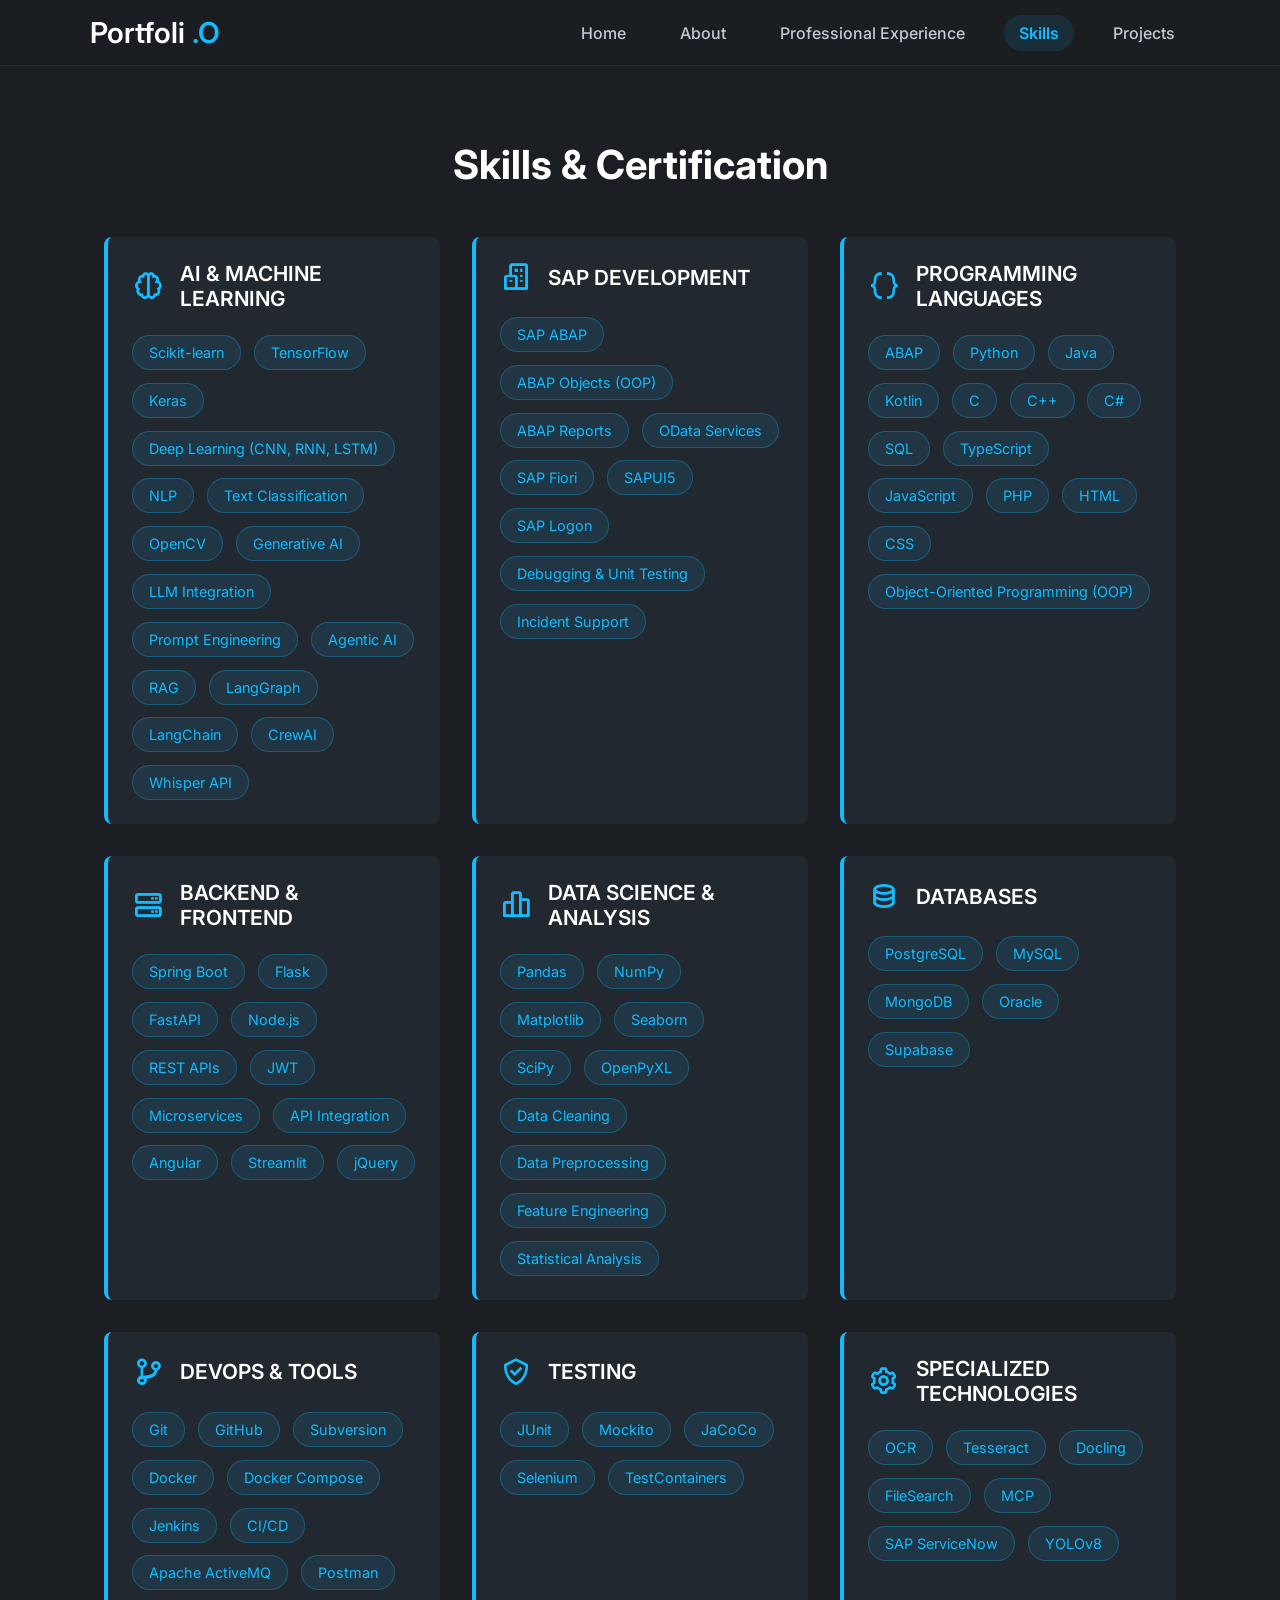
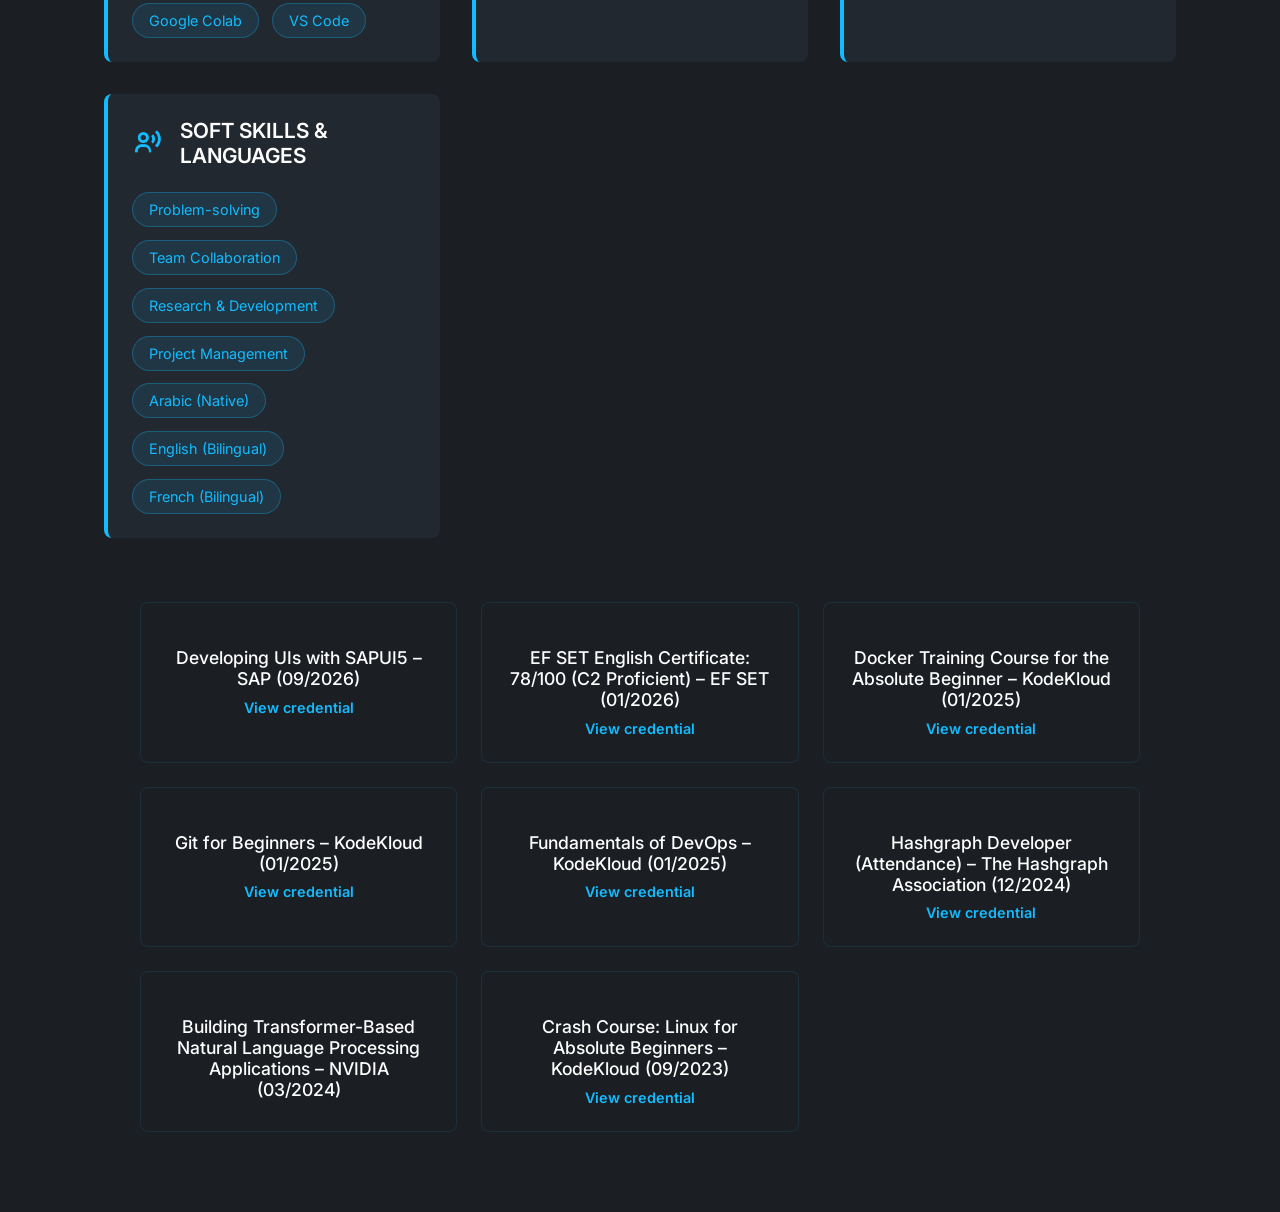
<file: Html/Skills.html>
<!DOCTYPE html>
<html lang="en">
<head>
  <meta charset="UTF-8">
  <meta name="viewport" content="width=device-width, initial-scale=1.0">
  <title>Portfolio | Echrak Bouafif</title>
  <link rel="stylesheet" href="../CSS/Skills.css">
  <link rel="stylesheet" href="https://unpkg.com/boxicons@latest/css/boxicons.min.css">
  <link href="https://fonts.googleapis.com/css2?family=Inter:wght@300;400;500;600;700;800;900&display=swap" rel="stylesheet">
  <link rel="icon" href="../img/ME.png" type="image/x-icon">
  <link rel="apple-touch-icon" sizes="180x180" href="../img/ME.png">
  <link rel="icon" type="image/png" sizes="32x32" href="../img/ME.png">
  <link rel="icon" type="image/png" sizes="16x16" href="../img/ME.png">
  <link rel="manifest" href="/site.webmanifest">
</head>
<body>
  <header>
    <a href="#" class="logo">Portfoli <span>.O</span></a>
    <div class="bx bx-menu" id="menu-icon"></div>
    <ul class="navlist" id="navlist">
        <li><a href="../Html/home.html">Home</a></li>
        <li><a href="../Html/About.html">About</a></li>
        <li><a href="../Html/Professional_Experience.html">Professional Experience</a></li>
        <li><a href="../Html/Skills.html" class="active-nav">Skills</a></li>
        <li><a href="../Html/Projects.html">Projects</a></li>
<!--         <li><a href="../Html/Social_Life.html">Social Life</a></li>
 -->    </ul>
  </header>
<br>
<section class="skills-section">
  <div class="skills-header">
    <h1>Skills & Certification</h1>
  </div>

  <div class="skills-container">

    <!-- AI & MACHINE LEARNING -->
    <div class="skill-category">
      <div class="category-header">
        <i class='bx bx-brain'></i>
        <h2>AI & MACHINE LEARNING</h2>
      </div>
      <div class="skills-list">
        <span>Scikit-learn</span>
        <span>TensorFlow</span>
        <span>Keras</span>
        <span>Deep Learning (CNN, RNN, LSTM)</span>
        <span>NLP</span>
        <span>Text Classification</span>
        <span>OpenCV</span>
        <span>Generative AI</span>
        <span>LLM Integration</span>
        <span>Prompt Engineering</span>
        <span>Agentic AI</span>
        <span>RAG</span>
        <span>LangGraph</span>
        <span>LangChain</span>
        <span>CrewAI</span>
        <span>Whisper API</span>
      </div>
    </div>

    <!-- SAP DEVELOPMENT -->
    <div class="skill-category">
      <div class="category-header">
        <i class='bx bx-buildings'></i>
        <h2>SAP DEVELOPMENT</h2>
      </div>
      <div class="skills-list">
        <span>SAP ABAP</span>
        <span>ABAP Objects (OOP)</span>
        <span>ABAP Reports</span>
        <span>OData Services</span>
        <span>SAP Fiori</span>
        <span>SAPUI5</span>
        <span>SAP Logon</span>
        <span>Debugging & Unit Testing</span>
        <span>Incident Support</span>
      </div>
    </div>

    <!-- PROGRAMMING LANGUAGES -->
    <div class="skill-category">
      <div class="category-header">
        <i class='bx bx-code-curly'></i>
        <h2>PROGRAMMING LANGUAGES</h2>
      </div>
      <div class="skills-list">
        <span>ABAP</span>
        <span>Python</span>
        <span>Java</span>
        <span>Kotlin</span>
        <span>C</span>
        <span>C++</span>
        <span>C#</span>
        <span>SQL</span>
        <span>TypeScript</span>
        <span>JavaScript</span>
        <span>PHP</span>
        <span>HTML</span>
        <span>CSS</span>
        <span>Object-Oriented Programming (OOP)</span>
      </div>
    </div>

    <!-- BACKEND & FRONTEND -->
    <div class="skill-category">
      <div class="category-header">
        <i class='bx bx-server'></i>
        <h2>BACKEND & FRONTEND</h2>
      </div>
      <div class="skills-list">
        <span>Spring Boot</span>
        <span>Flask</span>
        <span>FastAPI</span>
        <span>Node.js</span>
        <span>REST APIs</span>
        <span>JWT</span>
        <span>Microservices</span>
        <span>API Integration</span>
        <span>Angular</span>
        <span>Streamlit</span>
        <span>jQuery</span>
      </div>
    </div>

    <!-- DATA SCIENCE & ANALYSIS -->
    <div class="skill-category">
      <div class="category-header">
        <i class='bx bx-bar-chart-alt-2'></i>
        <h2>DATA SCIENCE & ANALYSIS</h2>
      </div>
      <div class="skills-list">
        <span>Pandas</span>
        <span>NumPy</span>
        <span>Matplotlib</span>
        <span>Seaborn</span>
        <span>SciPy</span>
        <span>OpenPyXL</span>
        <span>Data Cleaning</span>
        <span>Data Preprocessing</span>
        <span>Feature Engineering</span>
        <span>Statistical Analysis</span>
      </div>
    </div>

    <!-- DATABASES -->
    <div class="skill-category">
      <div class="category-header">
        <i class='bx bx-data'></i>
        <h2>DATABASES</h2>
      </div>
      <div class="skills-list">
        <span>PostgreSQL</span>
        <span>MySQL</span>
        <span>MongoDB</span>
        <span>Oracle</span>
        <span>Supabase</span>
      </div>
    </div>

    <!-- DEVOPS & TOOLS -->
    <div class="skill-category">
      <div class="category-header">
        <i class='bx bx-git-branch'></i>
        <h2>DEVOPS & TOOLS</h2>
      </div>
      <div class="skills-list">
        <span>Git</span>
        <span>GitHub</span>
        <span>Subversion</span>
        <span>Docker</span>
        <span>Docker Compose</span>
        <span>Jenkins</span>
        <span>CI/CD</span>
        <span>Apache ActiveMQ</span>
        <span>Postman</span>
        <span>Google Colab</span>
        <span>VS Code</span>
      </div>
    </div>

    <!-- TESTING -->
    <div class="skill-category">
      <div class="category-header">
        <i class='bx bx-check-shield'></i>
        <h2>TESTING</h2>
      </div>
      <div class="skills-list">
        <span>JUnit</span>
        <span>Mockito</span>
        <span>JaCoCo</span>
        <span>Selenium</span>
        <span>TestContainers</span>
      </div>
    </div>

    <!-- SPECIALIZED TECHNOLOGIES -->
    <div class="skill-category">
      <div class="category-header">
        <i class='bx bx-cog'></i>
        <h2>SPECIALIZED TECHNOLOGIES</h2>
      </div>
      <div class="skills-list">
        <span>OCR</span>
        <span>Tesseract</span>
        <span>Docling</span>
        <span>FileSearch</span>
        <span>MCP</span>
        <span>SAP ServiceNow</span>
        <span>YOLOv8</span>
      </div>
    </div>

    <!-- SOFT SKILLS & LANGUAGES -->
    <div class="skill-category">
      <div class="category-header">
        <i class='bx bx-user-voice'></i>
        <h2>SOFT SKILLS & LANGUAGES</h2>
      </div>
      <div class="skills-list">
        <span>Problem-solving</span>
        <span>Team Collaboration</span>
        <span>Research & Development</span>
        <span>Project Management</span>
        <span>Arabic (Native)</span>
        <span>English (Bilingual)</span>
        <span>French (Bilingual)</span>
      </div>
    </div>
  </div>

      <div class="certifications-grid">

      <div class="certification-card">
        <i class='bx bx-certificate'></i>
        <h3>Developing UIs with SAPUI5 – SAP (09/2026)</h3>
        <a class="cert-link" href="https://badger.learning.sap.com/verify/xonyg-mopic-mupuk-cibuh-lupyd" target="_blank" rel="noopener">View credential</a>
      </div>

      <div class="certification-card">
        <i class='bx bx-certificate'></i>
        <h3>EF SET English Certificate: 78/100 (C2 Proficient) – EF SET (01/2026)</h3>
        <a class="cert-link" href="https://cert.efset.org/en/1a8UJr" target="_blank" rel="noopener">View credential</a>
      </div>

      <div class="certification-card">
        <i class='bx bx-certificate'></i>
        <h3>Docker Training Course for the Absolute Beginner – KodeKloud (01/2025)</h3>
        <a class="cert-link" href="https://learn.kodekloud.com/certificate/b0fb88f3-e7cb-461e-b598-22d37c80d0bc" target="_blank" rel="noopener">View credential</a>
      </div>

      <div class="certification-card">
        <i class='bx bx-certificate'></i>
        <h3>Git for Beginners – KodeKloud (01/2025)</h3>
        <a class="cert-link" href="https://learn.kodekloud.com/certificate/5692a3e5-4f00-47ad-ae4b-a3af1a9b33d0" target="_blank" rel="noopener">View credential</a>
      </div>

      <div class="certification-card">
        <i class='bx bx-certificate'></i>
        <h3>Fundamentals of DevOps – KodeKloud (01/2025)</h3>
        <a class="cert-link" href="https://learn.kodekloud.com/certificate/a80fb325-c6bd-496e-ac84-c1b7863e74c0" target="_blank" rel="noopener">View credential</a>
      </div>

      <div class="certification-card">
        <i class='bx bx-certificate'></i>
        <h3>Hashgraph Developer (Attendance) – The Hashgraph Association (12/2024)</h3>
        <a class="cert-link" href="https://certs.hashgraphdev.com/bef9f854-7748-41d0-bb3c-d8509d51ed5f.pdf" target="_blank" rel="noopener">View credential</a>
      </div>

      <div class="certification-card">
        <i class='bx bx-certificate'></i>
        <h3>Building Transformer-Based Natural Language Processing Applications – NVIDIA (03/2024)</h3>
      </div>

      <div class="certification-card">
        <i class='bx bx-certificate'></i>
        <h3>Crash Course: Linux for Absolute Beginners – KodeKloud (09/2023)</h3>
        <a class="cert-link" href="https://learn.kodekloud.com/certificate/febf54df-bb9f-471d-a841-f5edcdd6838c" target="_blank" rel="noopener">View credential</a>
      </div>

    </div>

  </section>

  <script>
    document.addEventListener('DOMContentLoaded', function() {
      const menuIcon = document.getElementById('menu-icon');
      const navList = document.getElementById('navlist');

      if (menuIcon && navList) {
        menuIcon.addEventListener('click', function() {
          this.classList.toggle('bx-x');
          navList.classList.toggle('active');
          document.body.classList.toggle('no-scroll');
        });

        document.querySelectorAll('.navlist a').forEach(link => {
          link.addEventListener('click', function() {
            menuIcon.classList.remove('bx-x');
            navList.classList.remove('active');
            document.body.classList.remove('no-scroll');
          });
        });
      }
    });
  </script>
</body>
</html>
</file>
<file: CSS/Skills.css>
* {
  box-sizing: border-box;
  font-family: 'Inter', sans-serif;
  text-decoration: none;
  list-style: none;
}

:root {
  --text-color: #fff;
  --bg-color: #1b1f24;
  --second-bg-color: #22282f;
  --main-color: #13bbff;
  --other-color: #c3cad5;
  --h1-font: 4.5rem;
  --h2-font: 2.9rem;
  --p-font: 1rem;
}

body {
  margin: 0;
  padding: 0;
  background: var(--bg-color);
  color: var(--text-color);
  overflow-x: hidden;
}

/* ====== SKILLS SECTION ====== */
.skills-section {
  padding: 120px 5% 80px;
  max-width: 1200px;
  margin: 0 auto;
}

.skills-header {
  text-align: center;
  margin-bottom: 3rem;
}

.skills-header h1 {
  font-size: 2.5rem;
  margin-bottom: 1rem;
  color: var(--text-color);
}

.skills-header p {
  color: var(--other-color);
  font-size: 1.1rem;
}

.skills-container {
  display: grid;
  grid-template-columns: repeat(auto-fit, minmax(300px, 1fr));
  gap: 2rem;
  margin-bottom: 4rem;
}

.skill-category {
  background: var(--second-bg-color);
  padding: 1.5rem;
  border-radius: 8px;
  border-left: 4px solid var(--main-color);
  transition: all 0.3s ease;
}

.skill-category:hover {
  transform: translateY(-5px);
  box-shadow: 0 10px 20px rgba(0, 0, 0, 0.2);
}

.category-header {
  display: flex;
  align-items: center;
  gap: 1rem;
  margin-bottom: 1.5rem;
}

.category-header i {
  font-size: 2rem;
  color: var(--main-color);
}

.category-header h2 {
  font-size: 1.3rem;
  font-weight: 600;
}

.skills-list {
  display: flex;
  flex-wrap: wrap;
  gap: 0.8rem;
}

.skills-list span {
  background: rgba(19, 187, 255, 0.1);
  color: var(--main-color);
  padding: 0.5rem 1rem;
  border-radius: 20px;
  font-size: 0.9rem;
  border: 1px solid rgba(19, 187, 255, 0.3);
  transition: all 0.3s ease;
}

.skills-list span:hover {
  background: var(--main-color);
  color: var(--bg-color);
}

/* ===== CERTIFICATIONS SECTION ===== */
.certifications-section {
  padding: 3rem 5%;
  background: var(--second-bg-color);
  border-radius: 8px;
  margin-top: 2rem;
}

.certifications-section h2 {
  text-align: center;
  font-size: 2rem;
  margin-bottom: 2rem;
  color: var(--text-color);
  position: relative;
}

.certifications-section h2::after {
  content: '';
  position: absolute;
  bottom: -10px;
  left: 50%;
  transform: translateX(-50%);
  width: 80px;
  height: 3px;
  background: var(--main-color);
}

.certifications-grid {
  display: grid;
  grid-template-columns: repeat(auto-fit, minmax(250px, 1fr));
  gap: 1.5rem;
  max-width: 1000px;
  margin: 0 auto;
}

.certification-card {
  background: var(--bg-color);
  padding: 1.5rem;
  border-radius: 8px;
  text-align: center;
  transition: all 0.3s ease;
  border: 1px solid rgba(19, 187, 255, 0.1);
}

.certification-card:hover {
  transform: translateY(-5px);
  border-color: var(--main-color);
  box-shadow: 0 10px 20px rgba(19, 187, 255, 0.1);
}

.certification-card i {
  font-size: 2.5rem;
  color: var(--main-color);
  margin-bottom: 1rem;
}

.certification-card h3 {
  font-size: 1.1rem;
  font-weight: 500;
}

/* ===== RESPONSIVE DESIGN ===== */
@media (max-width: 768px) {
  .skills-header h1 {
    font-size: 2rem;
  }
}

@media (max-width: 480px) {
  .skills-container {
    grid-template-columns: 1fr;
  }

  .certifications-grid {
    grid-template-columns: 1fr;
  }
}




/* ===== NAVBAR UNIFIÉE ===== */
header {
  position: fixed;
  width: 100%;
  top: 0;
  right: 0;
  z-index: 1000;
  display: flex;
  align-items: center;
  justify-content: space-between;
  padding: 15px 7%;
  background: rgba(27, 31, 36, 0.98);
  backdrop-filter: blur(10px);
  border-bottom: 1px solid rgba(19, 187, 255, 0.1);
  transition: all 0.5s ease;
}

.logo {
  font-size: 1.8rem;
  font-weight: 600;
  color: var(--text-color);
}

.logo span {
  color: var(--main-color);
}

.navlist {
  display: flex;
  gap: 1.5rem;
}

.navlist a {
  font-size: 1rem;
  font-weight: 500;
  color: var(--other-color);
  padding: 8px 15px;
  border-radius: 20px;
  transition: all 0.3s ease;
}

.navlist a:hover {
  background: rgba(19, 187, 255, 0.1);
  color: var(--main-color);
}

.navlist a.active-nav {
  background: rgba(19, 187, 255, 0.2);
  color: var(--main-color) !important;
  font-weight: 600;
}

/* Menu mobile */
@media (max-width: 768px) {
  #menu-icon {
      display: block;
  }
  
  .navlist {
      position: absolute;
      top: 100%;
      right: -100%;
      width: 280px;
      height: 100vh;
      background: var(--second-bg-color);
      flex-direction: column;
      align-items: center;
      padding: 100px 30px;
      transition: all 0.5s ease;
  }
  
  .navlist.active {
      right: 0;
  }
}


/* Icône menu - CACHÉ par défaut */
#menu-icon {
  font-size: 1.8rem;
  color: var(--main-color);
  cursor: pointer;
  display: none; /* Caché sur desktop */
}

/* Afficher l'icône SEULEMENT sur mobile */
@media (max-width: 768px) {
  #menu-icon {
    display: block; /* Apparaît seulement sur mobile */
  }

  .navlist {
    position: absolute;
    top: 100%;
    right: -100%;
    width: 280px;
    height: 100vh;
    background: var(--second-bg-color);
    flex-direction: column;
    align-items: center;
    padding: 100px 30px;
    transition: all 0.5s ease;
  }

  .navlist.active {
    right: 0;
  }
}

/* Menu toujours visible sur desktop */
@media (min-width: 769px) {
  .navlist {
    display: flex !important; /* Force l'affichage */
  }
}






/* Icône menu - CACHÉ par défaut */
#menu-icon {
  font-size: 1.8rem;
  color: var(--main-color);
  cursor: pointer;
  display: none; /* Caché sur desktop */
}

/* Afficher l'icône SEULEMENT sur mobile */
@media (max-width: 768px) {
  #menu-icon {
    display: block; /* Apparaît seulement sur mobile */
  }

  .navlist {
    position: absolute;
    top: 100%;
    right: -100%;
    width: 280px;
    height: 100vh;
    background: var(--second-bg-color);
    flex-direction: column;
    align-items: center;
    padding: 100px 30px;
    transition: all 0.5s ease;
  }

  .navlist.active {
    right: 0;
  }
}

/* Menu toujours visible sur desktop */
@media (min-width: 769px) {
  .navlist {
    display: flex !important; /* Force l'affichage */
  }
}



/* Icône menu - CACHÉ par défaut */
#menu-icon {
  font-size: 1.8rem;
  color: var(--main-color);
  cursor: pointer;
  display: none; /* Caché sur desktop */
  z-index: 1001; /* Au-dessus de tout */
}

/* Afficher l'icône SEULEMENT sur mobile */
@media (max-width: 768px) {
  #menu-icon {
    display: block; /* Apparaît seulement sur mobile */
  }

  .navlist {
    position: fixed; /* Changé de absolute à fixed */
    top: 0;
    right: -100%;
    width: 100%;
    height: 100vh;
    background: var(--second-bg-color);
    flex-direction: column;
    align-items: center;
    padding: 120px 30px 30px;
    transition: all 0.5s ease;
    z-index: 1000;
  }

  .navlist.active {
    right: 0;
  }
  
  .navlist li {
    margin: 15px 0;
  }
}

/* Empêcher le scroll quand menu ouvert */
.no-scroll {
  overflow: hidden;
}

/* Animation de l'icône hamburger -> croix */
.bx-x {
  transform: rotate(180deg);
}
.bx-x::before {
  content: '\ec8d'; /* icône croix de Boxicons */
}

/* Menu mobile */
#menu-icon {
  font-size: 2rem;
  color: var(--main-color);
  cursor: pointer;
  display: none;
  z-index: 1001;
}

@media (max-width: 768px) {
  #menu-icon {
    display: block;
  }

  .navlist {
    position: fixed;
    top: 0;
    right: -100%;
    width: 80%;
    height: 100vh;
    background: var(--second-bg-color);
    flex-direction: column;
    align-items: center;
    padding: 100px 30px;
    transition: all 0.5s ease;
    z-index: 1000;
  }

  .navlist.active {
    right: 0;
  }
}




:root {
  --text-color: #fff;
  --bg-color: #1b1f24;
  --second-bg-color: #22282f;
  --main-color: #13bbff;
  --other-color: #c3cad5;
}

* {
  box-sizing: border-box;
  margin: 0;
  padding: 0;
  font-family: 'Inter', sans-serif;
  text-decoration: none;
  list-style: none;
  scroll-behavior: smooth;
}

body {
  color: var(--text-color);
  background: var(--bg-color);
  overflow-x: hidden;
}

/* Header Styles */
header {
  position: fixed;
  width: 100%;
  top: 0;
  right: 0;
  z-index: 1000;
  display: flex;
  align-items: center;
  justify-content: space-between;
  padding: 15px 7%;
  background: rgba(27, 31, 36, 0.98);
  backdrop-filter: blur(10px);
  border-bottom: 1px solid rgba(19, 187, 255, 0.1);
}

.logo {
  font-size: 1.8rem;
  font-weight: 600;
  color: var(--text-color);
}

.logo span {
  color: var(--main-color);
}

.navlist {
  display: flex;
  gap: 1.5rem;
}

.navlist a {
  font-size: 1rem;
  font-weight: 500;
  color: var(--other-color);
  padding: 8px 15px;
  border-radius: 20px;
  transition: all 0.3s ease;
}

.navlist a:hover,
.navlist a.active-nav {
  background: rgba(19, 187, 255, 0.1);
  color: var(--main-color);
}

.navlist a.active-nav {
  font-weight: 600;
}

/* Mobile Menu Styles */
#menu-icon {
  font-size: 2rem;
  color: var(--main-color);
  cursor: pointer;
  display: none;
  z-index: 1001;
  transition: transform 0.4s ease;
}

@media (max-width: 768px) {
  #menu-icon {
    display: block;
  }

  .navlist {
    position: fixed;
    top: 0;
    right: -100%;
    width: 280px;
    height: 100vh;
    background: var(--second-bg-color);
    flex-direction: column;
    align-items: center;
    padding: 100px 30px;
    transition: all 0.5s ease;
    z-index: 1000;
  }

  .navlist.active {
    right: 0;
  }

  .navlist li {
    width: 100%;
    text-align: center;
    margin: 15px 0;
  }
}

/* Hero Section */
section {
  padding: 110px 7% 230px;
}

.hero-content h4 {
  font-size: 1.6rem;
  color: var(--main-color);
  margin-bottom: 1rem;
}

.hero h1 {
  font-size: 3.5rem;
  font-weight: 700;
  margin: 1rem 0;
  line-height: 1.2;
  background: linear-gradient(to right, var(--main-color), #4facfe);
  -webkit-background-clip: text;
  -webkit-text-fill-color: transparent;
}

.hero p {
  font-size: 1.1rem;
  line-height: 1.8;
  margin-bottom: 2rem;
  color: var(--other-color);
}

/* Buttons */
.hero-buttons {
  display: flex;
  justify-content: center;
  flex-wrap: wrap;
  gap: 15px;
  margin-top: 20px;
}

.btn {
  display: inline-flex;
  align-items: center;
  justify-content: center;
  padding: 12px 24px;
  background: var(--main-color);
  color: var(--bg-color);
  border-radius: 25px;
  font-size: 1rem;
  font-weight: bold;
  box-shadow: 0 4px 6px rgba(0, 0, 0, 0.1);
  transition: all 0.3s ease;
  min-width: 160px;
  gap: 8px;
}

.btn:hover {
  background: var(--text-color);
  transform: translateY(-3px);
}

/* Social Icons */
.social-icons a {
  margin-right: 15px;
  font-size: 24px;
  color: var(--main-color);
  transition: transform 0.3s ease;
}

.social-icons a:hover {
  transform: translateY(-5px);
}

/* Utility Classes */
.no-scroll {
  overflow: hidden;
}

.bx-x {
  transform: rotate(180deg);
}
.bx-x::before {
  content: '\ec8d';
}

@media (max-width: 480px) {
  .hero h1 {
    font-size: 2.5rem;
  }
  .hero-buttons {
    flex-direction: column;
    align-items: center;
  }
  .btn {
    width: 100%;
    max-width: 220px;
  }
}

.cert-link {
      display: inline-block;
      margin-top: 0.6rem;
      color: var(--main-color);
      font-size: 0.9rem;
      font-weight: 600;
      text-decoration: none;
}
.cert-link:hover { text-decoration: underline; }
</file>
